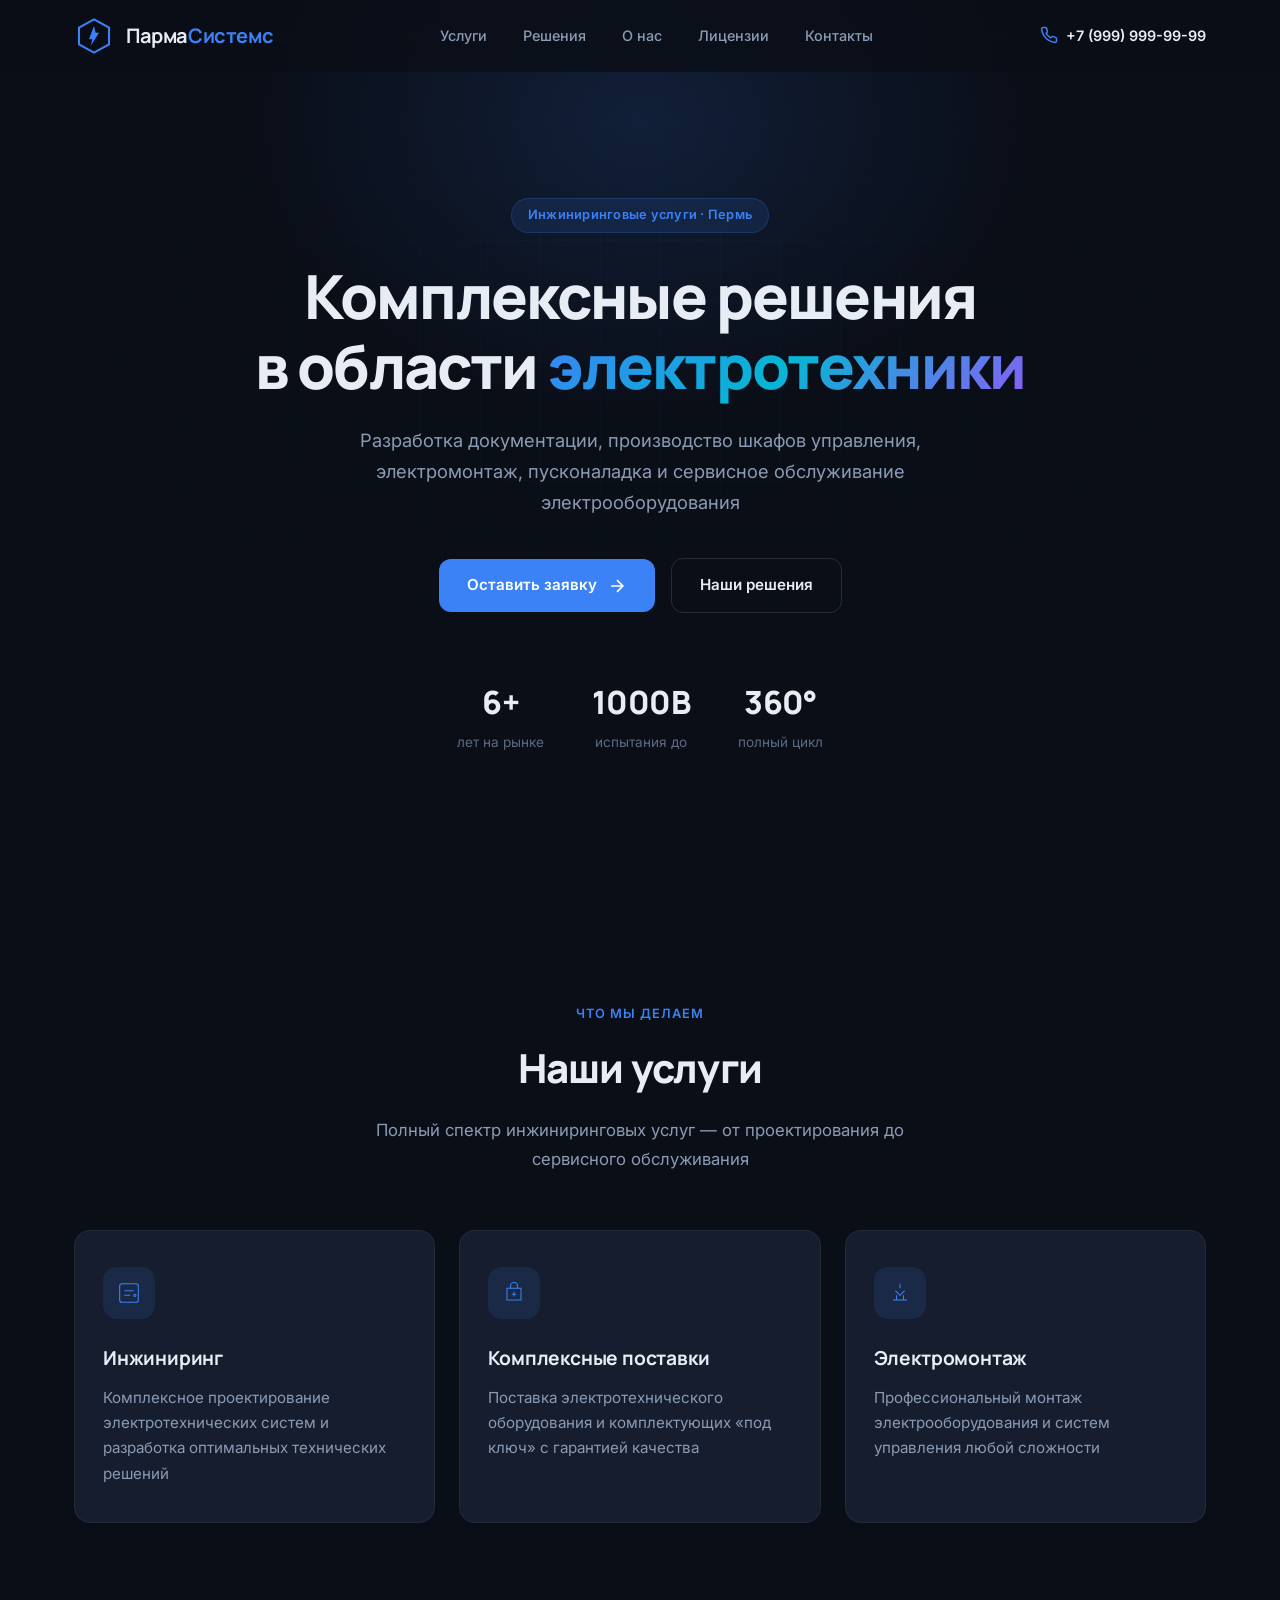
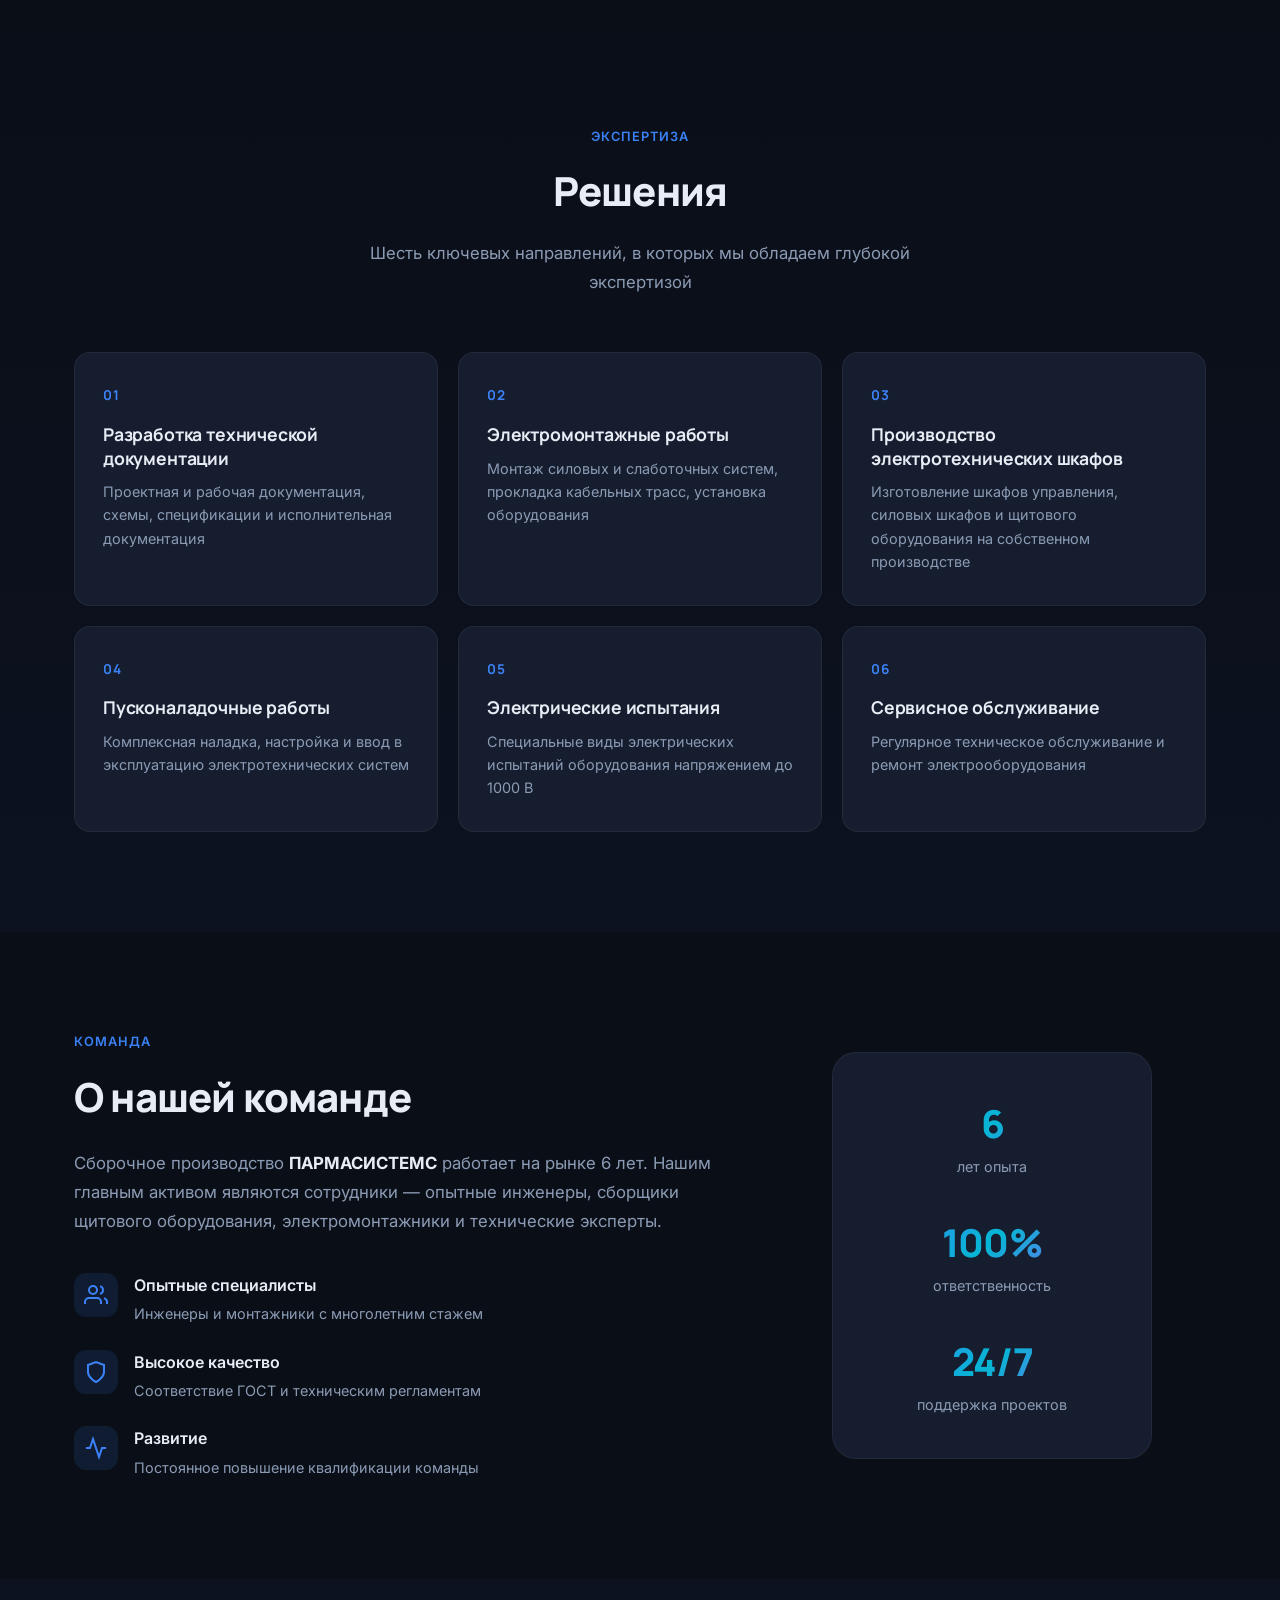
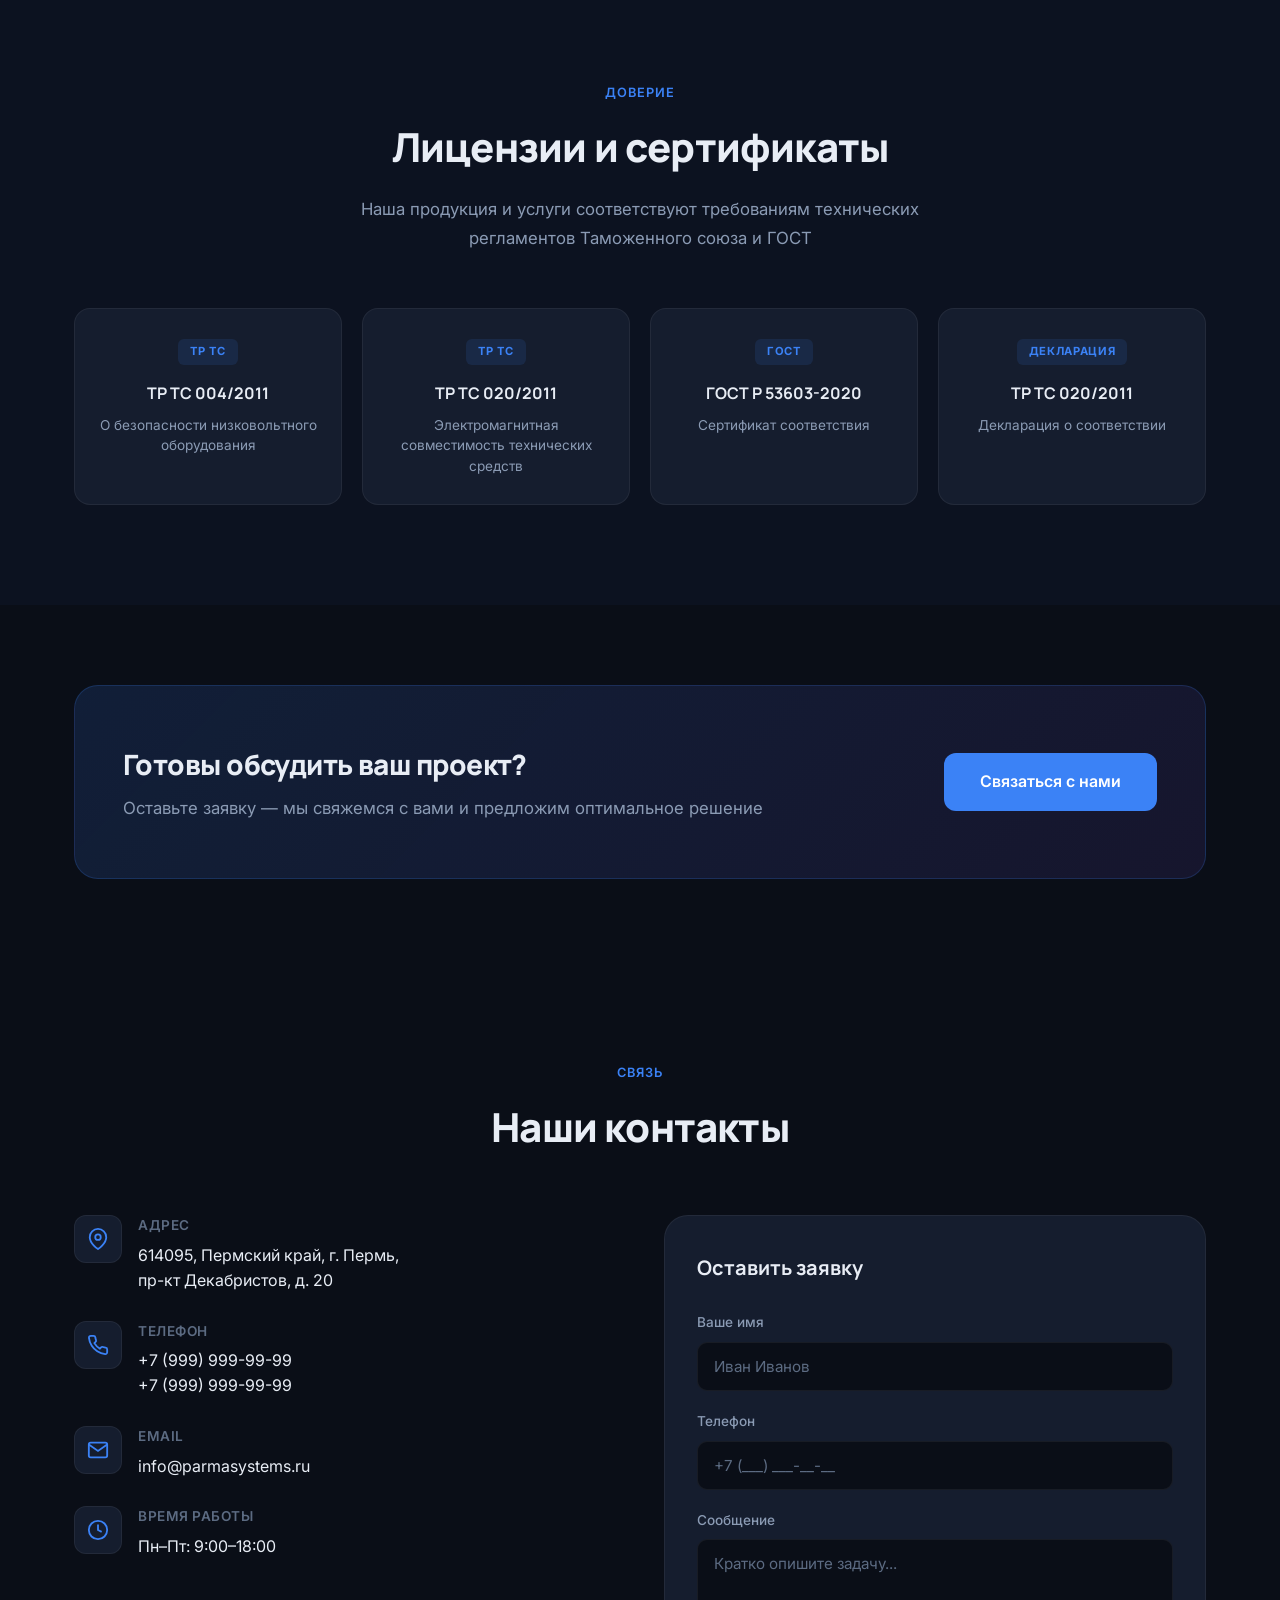
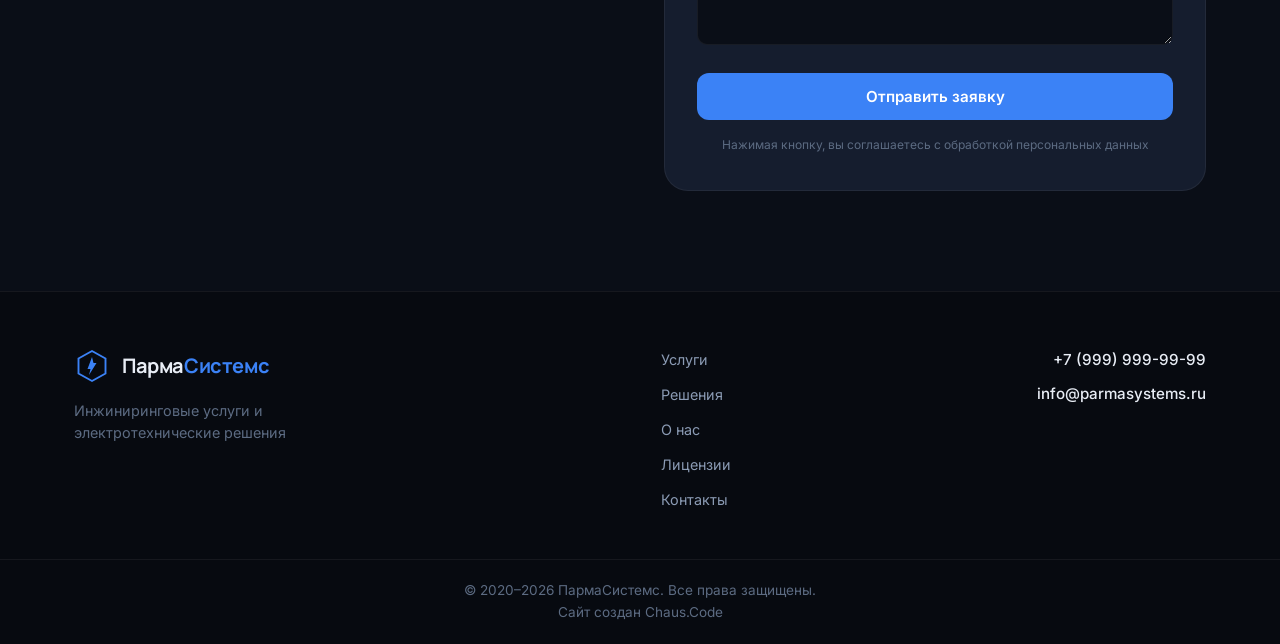
<file: index.html>
<!DOCTYPE html>
<html lang="ru">
<head>
  <meta charset="UTF-8">
  <meta name="viewport" content="width=device-width, initial-scale=1.0">
  <title>ПармаСистемс — Инжиниринговые услуги и электромонтаж</title>
  <meta name="description" content="ПармаСистемс — комплексные инжиниринговые услуги, производство электротехнических шкафов, электромонтаж, пусконаладка и сервисное обслуживание в Перми.">
  <link rel="preconnect" href="https://fonts.googleapis.com">
  <link rel="preconnect" href="https://fonts.gstatic.com" crossorigin>
  <link href="https://fonts.googleapis.com/css2?family=Inter:wght@400;500;600;700;800&family=Manrope:wght@500;600;700;800&display=swap" rel="stylesheet">
  <link rel="stylesheet" href="style.css">
</head>
<body>
  <header class="header" id="header">
    <div class="container header__inner">
      <a href="#hero" class="logo">
        <div class="logo__icon">
          <svg viewBox="0 0 48 48" fill="none" xmlns="http://www.w3.org/2000/svg">
            <path d="M24 4L42 14V34L24 44L6 34V14L24 4Z" stroke="currentColor" stroke-width="2.5" fill="none"/>
            <path d="M24 12L18 28H22L20 36L30 20H26L24 12Z" fill="currentColor"/>
          </svg>
        </div>
        <div class="logo__text">
          <span class="logo__name">Парма</span><span class="logo__name logo__name--accent">Системс</span>
        </div>
      </a>

      <nav class="nav" id="nav">
        <a href="#services" class="nav__link">Услуги</a>
        <a href="#solutions" class="nav__link">Решения</a>
        <a href="#about" class="nav__link">О нас</a>
        <a href="#certificates" class="nav__link">Лицензии</a>
        <a href="#contacts" class="nav__link">Контакты</a>
      </nav>

      <a href="tel:+79999999999" class="header__phone">
        <svg width="18" height="18" viewBox="0 0 24 24" fill="none" stroke="currentColor" stroke-width="2">
          <path d="M22 16.92v3a2 2 0 0 1-2.18 2 19.79 19.79 0 0 1-8.63-3.07 19.5 19.5 0 0 1-6-6 19.79 19.79 0 0 1-3.07-8.67A2 2 0 0 1 4.11 2h3a2 2 0 0 1 2 1.72c.127.96.361 1.903.7 2.81a2 2 0 0 1-.45 2.11L8.09 9.91a16 16 0 0 0 6 6l1.27-1.27a2 2 0 0 1 2.11-.45c.907.339 1.85.573 2.81.7A2 2 0 0 1 22 16.92z"/>
        </svg>
        +7 (999) 999-99-99
      </a>

      <button class="burger" id="burger" aria-label="Меню">
        <span></span>
        <span></span>
        <span></span>
      </button>
    </div>
  </header>

  <section class="hero" id="hero">
    <div class="hero__bg">
      <div class="hero__grid"></div>
      <div class="hero__glow"></div>
    </div>
    <div class="container hero__content">
      <div class="hero__badge">Инжиниринговые услуги · Пермь</div>
      <h1 class="hero__title">
        Комплексные решения<br>
        в области <span class="text-gradient">электротехники</span>
      </h1>
      <p class="hero__subtitle">
        Разработка документации, производство шкафов управления, электромонтаж, 
        пусконаладка и сервисное обслуживание электрооборудования
      </p>
      <div class="hero__actions">
        <a href="#contacts" class="btn btn--primary">
          Оставить заявку
          <svg width="20" height="20" viewBox="0 0 24 24" fill="none" stroke="currentColor" stroke-width="2">
            <path d="M5 12h14M12 5l7 7-7 7"/>
          </svg>
        </a>
        <a href="#solutions" class="btn btn--outline">Наши решения</a>
      </div>
      <div class="hero__stats">
        <div class="stat">
          <div class="stat__value">6+</div>
          <div class="stat__label">лет на рынке</div>
        </div>
        <div class="stat">
          <div class="stat__value">1000В</div>
          <div class="stat__label">испытания до</div>
        </div>
        <div class="stat">
          <div class="stat__value">360°</div>
          <div class="stat__label">полный цикл</div>
        </div>
      </div>
    </div>
  </section>

  <section class="section services" id="services">
    <div class="container">
      <div class="section__header">
        <span class="section__label">Что мы делаем</span>
        <h2 class="section__title">Наши услуги</h2>
        <p class="section__desc">Полный спектр инжиниринговых услуг — от проектирования до сервисного обслуживания</p>
      </div>

      <div class="services__grid">
        <article class="service-card">
          <div class="service-card__icon">
            <svg viewBox="0 0 48 48" fill="none" stroke="currentColor" stroke-width="1.8">
              <rect x="8" y="8" width="32" height="32" rx="4"/>
              <path d="M16 20h16M16 28h10"/>
              <circle cx="34" cy="28" r="2"/>
            </svg>
          </div>
          <h3 class="service-card__title">Инжиниринг</h3>
          <p class="service-card__text">Комплексное проектирование электротехнических систем и разработка оптимальных технических решений</p>
        </article>

        <article class="service-card">
          <div class="service-card__icon">
            <svg viewBox="0 0 48 48" fill="none" stroke="currentColor" stroke-width="1.8">
              <path d="M12 16h24v20H12z"/>
              <path d="M18 16V12a6 6 0 0 1 12 0v4"/>
              <path d="M20 26h8M24 22v8"/>
            </svg>
          </div>
          <h3 class="service-card__title">Комплексные поставки</h3>
          <p class="service-card__text">Поставка электротехнического оборудования и комплектующих «под ключ» с гарантией качества</p>
        </article>

        <article class="service-card">
          <div class="service-card__icon">
            <svg viewBox="0 0 48 48" fill="none" stroke="currentColor" stroke-width="1.8">
              <path d="M24 8v8M16 20l8 8 8-8"/>
              <path d="M12 36h24"/>
              <path d="M18 28v8M30 28v8"/>
            </svg>
          </div>
          <h3 class="service-card__title">Электромонтаж</h3>
          <p class="service-card__text">Профессиональный монтаж электрооборудования и систем управления любой сложности</p>
        </article>
      </div>
    </div>
  </section>

  <section class="section solutions" id="solutions">
    <div class="container">
      <div class="section__header">
        <span class="section__label">Экспертиза</span>
        <h2 class="section__title">Решения</h2>
        <p class="section__desc">Шесть ключевых направлений, в которых мы обладаем глубокой экспертизой</p>
      </div>

      <div class="solutions__grid">
        <div class="solution-card">
          <div class="solution-card__num">01</div>
          <h3 class="solution-card__title">Разработка технической документации</h3>
          <p class="solution-card__text">Проектная и рабочая документация, схемы, спецификации и исполнительная документация</p>
        </div>
        <div class="solution-card">
          <div class="solution-card__num">02</div>
          <h3 class="solution-card__title">Электромонтажные работы</h3>
          <p class="solution-card__text">Монтаж силовых и слаботочных систем, прокладка кабельных трасс, установка оборудования</p>
        </div>
        <div class="solution-card">
          <div class="solution-card__num">03</div>
          <h3 class="solution-card__title">Производство электротехнических шкафов</h3>
          <p class="solution-card__text">Изготовление шкафов управления, силовых шкафов и щитового оборудования на собственном производстве</p>
        </div>
        <div class="solution-card">
          <div class="solution-card__num">04</div>
          <h3 class="solution-card__title">Пусконаладочные работы</h3>
          <p class="solution-card__text">Комплексная наладка, настройка и ввод в эксплуатацию электротехнических систем</p>
        </div>
        <div class="solution-card">
          <div class="solution-card__num">05</div>
          <h3 class="solution-card__title">Электрические испытания</h3>
          <p class="solution-card__text">Специальные виды электрических испытаний оборудования напряжением до 1000 В</p>
        </div>
        <div class="solution-card">
          <div class="solution-card__num">06</div>
          <h3 class="solution-card__title">Сервисное обслуживание</h3>
          <p class="solution-card__text">Регулярное техническое обслуживание и ремонт электрооборудования</p>
        </div>
      </div>
    </div>
  </section>

  <section class="section about" id="about">
    <div class="container">
      <div class="about__grid">
        <div class="about__content">
          <span class="section__label">Команда</span>
          <h2 class="section__title">О нашей команде</h2>
          <p class="about__text">
            Сборочное производство <strong>ПАРМАСИСТЕМС</strong> работает на рынке 6 лет. 
            Нашим главным активом являются сотрудники — опытные инженеры, сборщики щитового 
            оборудования, электромонтажники и технические эксперты.
          </p>
          <div class="about__features">
            <div class="about-feature">
              <div class="about-feature__icon">
                <svg width="24" height="24" viewBox="0 0 24 24" fill="none" stroke="currentColor" stroke-width="2">
                  <path d="M17 21v-2a4 4 0 0 0-4-4H5a4 4 0 0 0-4 4v2"/>
                  <circle cx="9" cy="7" r="4"/>
                  <path d="M23 21v-2a4 4 0 0 0-3-3.87M16 3.13a4 4 0 0 1 0 7.75"/>
                </svg>
              </div>
              <div>
                <h4>Опытные специалисты</h4>
                <p>Инженеры и монтажники с многолетним стажем</p>
              </div>
            </div>
            <div class="about-feature">
              <div class="about-feature__icon">
                <svg width="24" height="24" viewBox="0 0 24 24" fill="none" stroke="currentColor" stroke-width="2">
                  <path d="M12 22s8-4 8-10V5l-8-3-8 3v7c0 6 8 10 8 10z"/>
                </svg>
              </div>
              <div>
                <h4>Высокое качество</h4>
                <p>Соответствие ГОСТ и техническим регламентам</p>
              </div>
            </div>
            <div class="about-feature">
              <div class="about-feature__icon">
                <svg width="24" height="24" viewBox="0 0 24 24" fill="none" stroke="currentColor" stroke-width="2">
                  <polyline points="22 12 18 12 15 21 9 3 6 12 2 12"/>
                </svg>
              </div>
              <div>
                <h4>Развитие</h4>
                <p>Постоянное повышение квалификации команды</p>
              </div>
            </div>
          </div>
        </div>
        <div class="about__visual">
          <div class="about__card">
            <div class="about__card-item">
              <span class="about__card-value">6</span>
              <span class="about__card-label">лет опыта</span>
            </div>
            <div class="about__card-item">
              <span class="about__card-value">100%</span>
              <span class="about__card-label">ответственность</span>
            </div>
            <div class="about__card-item">
              <span class="about__card-value">24/7</span>
              <span class="about__card-label">поддержка проектов</span>
            </div>
          </div>
        </div>
      </div>
    </div>
  </section>

  <section class="section certificates" id="certificates">
    <div class="container">
      <div class="section__header">
        <span class="section__label">Доверие</span>
        <h2 class="section__title">Лицензии и сертификаты</h2>
        <p class="section__desc">Наша продукция и услуги соответствуют требованиям технических регламентов Таможенного союза и ГОСТ</p>
      </div>
      <div class="certs__grid">
        <div class="cert-card">
          <div class="cert-card__badge">ТР ТС</div>
          <h4>ТР ТС 004/2011</h4>
          <p>О безопасности низковольтного оборудования</p>
        </div>
        <div class="cert-card">
          <div class="cert-card__badge">ТР ТС</div>
          <h4>ТР ТС 020/2011</h4>
          <p>Электромагнитная совместимость технических средств</p>
        </div>
        <div class="cert-card">
          <div class="cert-card__badge">ГОСТ</div>
          <h4>ГОСТ Р 53603-2020</h4>
          <p>Сертификат соответствия</p>
        </div>
        <div class="cert-card">
          <div class="cert-card__badge">Декларация</div>
          <h4>ТР ТС 020/2011</h4>
          <p>Декларация о соответствии</p>
        </div>
      </div>
    </div>
  </section>

  <section class="cta">
    <div class="container">
      <div class="cta__inner">
        <div class="cta__content">
          <h2 class="cta__title">Готовы обсудить ваш проект?</h2>
          <p class="cta__text">Оставьте заявку — мы свяжемся с вами и предложим оптимальное решение</p>
        </div>
        <a href="#contacts" class="btn btn--primary btn--lg">Связаться с нами</a>
      </div>
    </div>
  </section>

  <section class="section contacts" id="contacts">
    <div class="container">
      <div class="section__header">
        <span class="section__label">Связь</span>
        <h2 class="section__title">Наши контакты</h2>
      </div>
      <div class="contacts__grid">
        <div class="contacts__info">
          <div class="contact-item">
            <div class="contact-item__icon">
              <svg width="22" height="22" viewBox="0 0 24 24" fill="none" stroke="currentColor" stroke-width="2">
                <path d="M21 10c0 7-9 13-9 13s-9-6-9-13a9 9 0 0 1 18 0z"/>
                <circle cx="12" cy="10" r="3"/>
              </svg>
            </div>
            <div>
              <h4>Адрес</h4>
              <p>614095, Пермский край, г. Пермь,<br>пр-кт Декабристов, д. 20</p>
            </div>
          </div>
          <div class="contact-item">
            <div class="contact-item__icon">
              <svg width="22" height="22" viewBox="0 0 24 24" fill="none" stroke="currentColor" stroke-width="2">
                <path d="M22 16.92v3a2 2 0 0 1-2.18 2 19.79 19.79 0 0 1-8.63-3.07 19.5 19.5 0 0 1-6-6 19.79 19.79 0 0 1-3.07-8.67A2 2 0 0 1 4.11 2h3a2 2 0 0 1 2 1.72c.127.96.361 1.903.7 2.81a2 2 0 0 1-.45 2.11L8.09 9.91a16 16 0 0 0 6 6l1.27-1.27a2 2 0 0 1 2.11-.45c.907.339 1.85.573 2.81.7A2 2 0 0 1 22 16.92z"/>
              </svg>
            </div>
            <div>
              <h4>Телефон</h4>
              <p>
                <a href="tel:+79999999999">+7 (999) 999-99-99</a><br>
                <a href="tel:+79999999999">+7 (999) 999-99-99</a>
              </p>
            </div>
          </div>
          <div class="contact-item">
            <div class="contact-item__icon">
              <svg width="22" height="22" viewBox="0 0 24 24" fill="none" stroke="currentColor" stroke-width="2">
                <path d="M4 4h16c1.1 0 2 .9 2 2v12c0 1.1-.9 2-2 2H4c-1.1 0-2-.9-2-2V6c0-1.1.9-2 2-2z"/>
                <polyline points="22,6 12,13 2,6"/>
              </svg>
            </div>
            <div>
              <h4>Email</h4>
              <p><a href="mailto:info@parmasystems.ru">info@parmasystems.ru</a></p>
            </div>
          </div>
          <div class="contact-item">
            <div class="contact-item__icon">
              <svg width="22" height="22" viewBox="0 0 24 24" fill="none" stroke="currentColor" stroke-width="2">
                <circle cx="12" cy="12" r="10"/>
                <polyline points="12 6 12 12 16 14"/>
              </svg>
            </div>
            <div>
              <h4>Время работы</h4>
              <p>Пн–Пт: 9:00–18:00</p>
            </div>
          </div>
        </div>

        <form class="contact-form" id="contactForm">
          <h3 class="contact-form__title">Оставить заявку</h3>
          <div class="form-group">
            <label for="name">Ваше имя</label>
            <input type="text" id="name" name="name" placeholder="Иван Иванов" required>
          </div>
          <div class="form-group">
            <label for="phone">Телефон</label>
            <input type="tel" id="phone" name="phone" placeholder="+7 (___) ___-__-__" required>
          </div>
          <div class="form-group">
            <label for="message">Сообщение</label>
            <textarea id="message" name="message" rows="4" placeholder="Кратко опишите задачу..."></textarea>
          </div>
          <button type="submit" class="btn btn--primary btn--full">Отправить заявку</button>
          <p class="form-note">Нажимая кнопку, вы соглашаетесь с обработкой персональных данных</p>
        </form>
      </div>
    </div>
  </section>

  <footer class="footer">
    <div class="container footer__inner">
      <div class="footer__brand">
        <a href="#hero" class="logo logo--footer">
          <div class="logo__icon">
            <svg viewBox="0 0 48 48" fill="none" xmlns="http://www.w3.org/2000/svg">
              <path d="M24 4L42 14V34L24 44L6 34V14L24 4Z" stroke="currentColor" stroke-width="2.5" fill="none"/>
              <path d="M24 12L18 28H22L20 36L30 20H26L24 12Z" fill="currentColor"/>
            </svg>
          </div>
          <div class="logo__text">
            <span class="logo__name">Парма</span><span class="logo__name logo__name--accent">Системс</span>
          </div>
        </a>
        <p class="footer__desc">Инжиниринговые услуги и электротехнические решения</p>
      </div>
      <div class="footer__nav">
        <a href="#services">Услуги</a>
        <a href="#solutions">Решения</a>
        <a href="#about">О нас</a>
        <a href="#certificates">Лицензии</a>
        <a href="#contacts">Контакты</a>
      </div>
      <div class="footer__contacts">
        <a href="tel:+79999999999">+7 (999) 999-99-99</a>
        <a href="mailto:info@parmasystems.ru">info@parmasystems.ru</a>
      </div>
    </div>
    <div class="footer__bottom">
      <div class="container">
        <p>© 2020–2026 ПармаСистемс. Все права защищены.</p>
        <p><a href="https://uwwwaga.github.io/Buwaga/" target="_blank">Сайт создан Chaus.Code</a></p>
      </div>
    </div>
  </footer>

  <script src="script.js"></script>
</body>
</html>
</file>
<file: style.css>
:root {
  --bg: #0a0e17;
  --bg-elevated: #111827;
  --bg-card: #151d2e;
  --bg-card-hover: #1a2438;
  --border: rgba(255, 255, 255, 0.06);
  --border-strong: rgba(255, 255, 255, 0.12);
  --text: #e8edf5;
  --text-muted: #8b9bb4;
  --text-dim: #5c6b82;
  --accent: #3b82f6;
  --accent-hover: #2563eb;
  --accent-soft: rgba(59, 130, 246, 0.12);
  --accent-glow: rgba(59, 130, 246, 0.25);
  --red: #ef4444;
  --red-soft: rgba(239, 68, 68, 0.15);
  --gradient: linear-gradient(135deg, #3b82f6 0%, #06b6d4 50%, #8b5cf6 100%);
  --radius: 16px;
  --radius-sm: 10px;
  --radius-lg: 24px;
  --shadow: 0 4px 24px rgba(0, 0, 0, 0.3);
  --font: 'Inter', system-ui, -apple-system, sans-serif;
  --font-display: 'Manrope', 'Inter', system-ui, sans-serif;
  --header-h: 72px;
  --transition: 0.25s cubic-bezier(0.4, 0, 0.2, 1);
}

*,
*::before,
*::after {
  box-sizing: border-box;
  margin: 0;
  padding: 0;
}

html {
  scroll-behavior: smooth;
  scroll-padding-top: var(--header-h);
}

body {
  font-family: var(--font);
  background: var(--bg);
  color: var(--text);
  line-height: 1.6;
  -webkit-font-smoothing: antialiased;
  overflow-x: hidden;
}

img {
  max-width: 100%;
  display: block;
}

a {
  color: inherit;
  text-decoration: none;
}

button {
  font-family: inherit;
  cursor: pointer;
  border: none;
  background: none;
}

ul,
ol {
  list-style: none;
}

.container {
  width: 100%;
  max-width: 1180px;
  margin: 0 auto;
  padding: 0 24px;
}

.text-gradient {
  background: var(--gradient);
  -webkit-background-clip: text;
  -webkit-text-fill-color: transparent;
  background-clip: text;
}

/* ===== Header ===== */
.header {
  position: fixed;
  top: 0;
  left: 0;
  right: 0;
  z-index: 1000;
  height: var(--header-h);
  background: rgba(10, 14, 23, 0.8);
  backdrop-filter: blur(16px);
  border-bottom: 1px solid transparent;
  transition: border-color var(--transition), background var(--transition);
}

.header.scrolled {
  border-bottom-color: var(--border);
  background: rgba(10, 14, 23, 0.92);
}

.header__inner {
  display: flex;
  align-items: center;
  justify-content: space-between;
  height: 100%;
  gap: 32px;
}

.logo {
  display: flex;
  align-items: center;
  gap: 12px;
  flex-shrink: 0;
}

.logo__icon {
  width: 40px;
  height: 40px;
  color: var(--accent);
}

.logo__icon svg {
  width: 100%;
  height: 100%;
}

.logo__text {
  font-family: var(--font-display);
  font-weight: 700;
  font-size: 1.25rem;
  letter-spacing: -0.02em;
  line-height: 1.2;
}

.logo__name--accent {
  color: var(--accent);
}

.nav {
  display: flex;
  align-items: center;
  gap: 8px;
}

.nav__link {
  padding: 8px 14px;
  font-size: 0.9rem;
  font-weight: 500;
  color: var(--text-muted);
  border-radius: 8px;
  transition: color var(--transition), background var(--transition);
}

.nav__link:hover {
  color: var(--text);
  background: rgba(255, 255, 255, 0.04);
}

.header__phone {
  display: flex;
  align-items: center;
  gap: 8px;
  font-size: 0.9rem;
  font-weight: 600;
  color: var(--text);
  white-space: nowrap;
  transition: color var(--transition);
}

.header__phone:hover {
  color: var(--accent);
}

.header__phone svg {
  color: var(--accent);
  flex-shrink: 0;
}

.burger {
  display: none;
  flex-direction: column;
  gap: 5px;
  width: 28px;
  padding: 4px 0;
}

.burger span {
  display: block;
  height: 2px;
  background: var(--text);
  border-radius: 2px;
  transition: var(--transition);
}

/* ===== Buttons ===== */
.btn {
  display: inline-flex;
  align-items: center;
  justify-content: center;
  gap: 10px;
  padding: 14px 28px;
  font-size: 0.95rem;
  font-weight: 600;
  border-radius: 12px;
  transition: all var(--transition);
  white-space: nowrap;
}

.btn--primary {
  background: var(--accent);
  color: #fff;
  box-shadow: 0 0 0 0 var(--accent-glow);
}

.btn--primary:hover {
  background: var(--accent-hover);
  box-shadow: 0 0 24px var(--accent-glow);
  transform: translateY(-1px);
}

.btn--outline {
  border: 1px solid var(--border-strong);
  color: var(--text);
  background: transparent;
}

.btn--outline:hover {
  border-color: var(--accent);
  color: var(--accent);
  background: var(--accent-soft);
}

.btn--lg {
  padding: 16px 36px;
  font-size: 1rem;
}

.btn--full {
  width: 100%;
}

/* ===== Hero ===== */
.hero {
  position: relative;
  min-height: 100vh;
  display: flex;
  align-items: center;
  padding: calc(var(--header-h) + 60px) 0 80px;
  overflow: hidden;
}

.hero__bg {
  position: absolute;
  inset: 0;
  pointer-events: none;
}

.hero__grid {
  position: absolute;
  inset: 0;
  background-image:
    linear-gradient(rgba(59, 130, 246, 0.03) 1px, transparent 1px),
    linear-gradient(90deg, rgba(59, 130, 246, 0.03) 1px, transparent 1px);
  background-size: 60px 60px;
  mask-image: radial-gradient(ellipse 80% 60% at 50% 40%, black 20%, transparent 70%);
}

.hero__glow {
  position: absolute;
  top: -20%;
  left: 50%;
  transform: translateX(-50%);
  width: 800px;
  height: 600px;
  background: radial-gradient(ellipse, rgba(59, 130, 246, 0.15) 0%, transparent 70%);
  pointer-events: none;
}

.hero__content {
  position: relative;
  text-align: center;
  max-width: 860px;
  margin: 0 auto;
}

.hero__badge {
  display: inline-block;
  padding: 6px 16px;
  font-size: 0.8rem;
  font-weight: 600;
  color: var(--accent);
  background: var(--accent-soft);
  border: 1px solid rgba(59, 130, 246, 0.2);
  border-radius: 100px;
  margin-bottom: 28px;
  letter-spacing: 0.02em;
}

.hero__title {
  font-family: var(--font-display);
  font-size: clamp(2.4rem, 5.5vw, 3.8rem);
  font-weight: 800;
  line-height: 1.15;
  letter-spacing: -0.03em;
  margin-bottom: 24px;
}

.hero__subtitle {
  font-size: 1.15rem;
  color: var(--text-muted);
  max-width: 580px;
  margin: 0 auto 40px;
  line-height: 1.7;
}

.hero__actions {
  display: flex;
  align-items: center;
  justify-content: center;
  gap: 16px;
  margin-bottom: 64px;
  flex-wrap: wrap;
}

.hero__stats {
  display: flex;
  justify-content: center;
  gap: 48px;
  flex-wrap: wrap;
}

.stat {
  text-align: center;
}

.stat__value {
  font-family: var(--font-display);
  font-size: 2rem;
  font-weight: 800;
  color: var(--text);
  letter-spacing: -0.02em;
}

.stat__label {
  font-size: 0.85rem;
  color: var(--text-dim);
  margin-top: 4px;
}

/* ===== Sections ===== */
.section {
  padding: 100px 0;
}

.section__header {
  text-align: center;
  max-width: 600px;
  margin: 0 auto 56px;
}

.section__label {
  display: inline-block;
  font-size: 0.8rem;
  font-weight: 600;
  color: var(--accent);
  text-transform: uppercase;
  letter-spacing: 0.08em;
  margin-bottom: 12px;
}

.section__title {
  font-family: var(--font-display);
  font-size: clamp(1.8rem, 3.5vw, 2.5rem);
  font-weight: 800;
  letter-spacing: -0.02em;
  margin-bottom: 16px;
}

.section__desc {
  font-size: 1.05rem;
  color: var(--text-muted);
  line-height: 1.7;
}

/* ===== Services ===== */
.services {
  background: var(--bg);
}

.services__grid {
  display: grid;
  grid-template-columns: repeat(3, 1fr);
  gap: 24px;
}

.service-card {
  background: var(--bg-card);
  border: 1px solid var(--border);
  border-radius: var(--radius);
  padding: 36px 28px;
  transition: all var(--transition);
}

.service-card:hover {
  background: var(--bg-card-hover);
  border-color: rgba(59, 130, 246, 0.2);
  transform: translateY(-4px);
  box-shadow: 0 12px 40px rgba(0, 0, 0, 0.25);
}

.service-card__icon {
  width: 52px;
  height: 52px;
  display: flex;
  align-items: center;
  justify-content: center;
  background: var(--accent-soft);
  border-radius: 14px;
  color: var(--accent);
  margin-bottom: 24px;
}

.service-card__icon svg {
  width: 28px;
  height: 28px;
}

.service-card__title {
  font-family: var(--font-display);
  font-size: 1.2rem;
  font-weight: 700;
  margin-bottom: 12px;
  letter-spacing: -0.01em;
}

.service-card__text {
  font-size: 0.95rem;
  color: var(--text-muted);
  line-height: 1.65;
}

/* ===== Solutions ===== */
.solutions {
  background: linear-gradient(180deg, var(--bg) 0%, #0c1220 100%);
}

.solutions__grid {
  display: grid;
  grid-template-columns: repeat(3, 1fr);
  gap: 20px;
}

.solution-card {
  background: var(--bg-card);
  border: 1px solid var(--border);
  border-radius: var(--radius);
  padding: 32px 28px;
  transition: all var(--transition);
  position: relative;
  overflow: hidden;
}

.solution-card::before {
  content: '';
  position: absolute;
  top: 0;
  left: 0;
  right: 0;
  height: 2px;
  background: var(--gradient);
  opacity: 0;
  transition: opacity var(--transition);
}

.solution-card:hover {
  border-color: rgba(59, 130, 246, 0.25);
  transform: translateY(-3px);
}

.solution-card:hover::before {
  opacity: 1;
}

.solution-card__num {
  font-family: var(--font-display);
  font-size: 0.85rem;
  font-weight: 700;
  color: var(--accent);
  margin-bottom: 16px;
  letter-spacing: 0.05em;
}

.solution-card__title {
  font-family: var(--font-display);
  font-size: 1.1rem;
  font-weight: 700;
  margin-bottom: 10px;
  letter-spacing: -0.01em;
  line-height: 1.35;
}

.solution-card__text {
  font-size: 0.9rem;
  color: var(--text-muted);
  line-height: 1.6;
}

/* ===== About ===== */
.about {
  background: var(--bg);
}

.about__grid {
  display: grid;
  grid-template-columns: 1.2fr 0.8fr;
  gap: 64px;
  align-items: center;
}

.about__content .section__title {
  text-align: left;
  margin-bottom: 20px;
}

.about__content .section__label {
  display: block;
}

.about__text {
  font-size: 1.05rem;
  color: var(--text-muted);
  line-height: 1.75;
  margin-bottom: 36px;
}

.about__text strong {
  color: var(--text);
}

.about__features {
  display: flex;
  flex-direction: column;
  gap: 24px;
}

.about-feature {
  display: flex;
  gap: 16px;
  align-items: flex-start;
}

.about-feature__icon {
  width: 44px;
  height: 44px;
  display: flex;
  align-items: center;
  justify-content: center;
  background: var(--accent-soft);
  border-radius: 12px;
  color: var(--accent);
  flex-shrink: 0;
}

.about-feature h4 {
  font-size: 1rem;
  font-weight: 600;
  margin-bottom: 4px;
}

.about-feature p {
  font-size: 0.9rem;
  color: var(--text-muted);
}

.about__visual {
  display: flex;
  justify-content: center;
}

.about__card {
  background: var(--bg-card);
  border: 1px solid var(--border);
  border-radius: var(--radius-lg);
  padding: 40px;
  display: flex;
  flex-direction: column;
  gap: 32px;
  width: 100%;
  max-width: 320px;
}

.about__card-item {
  text-align: center;
}

.about__card-value {
  display: block;
  font-family: var(--font-display);
  font-size: 2.4rem;
  font-weight: 800;
  background: var(--gradient);
  -webkit-background-clip: text;
  -webkit-text-fill-color: transparent;
  background-clip: text;
  letter-spacing: -0.02em;
}

.about__card-label {
  font-size: 0.9rem;
  color: var(--text-muted);
  margin-top: 4px;
}

/* ===== Certificates ===== */
.certificates {
  background: #0c1220;
}

.certs__grid {
  display: grid;
  grid-template-columns: repeat(4, 1fr);
  gap: 20px;
}

.cert-card {
  background: var(--bg-card);
  border: 1px solid var(--border);
  border-radius: var(--radius);
  padding: 28px 24px;
  text-align: center;
  transition: all var(--transition);
}

.cert-card:hover {
  border-color: rgba(59, 130, 246, 0.25);
  transform: translateY(-3px);
}

.cert-card__badge {
  display: inline-block;
  padding: 4px 12px;
  font-size: 0.7rem;
  font-weight: 700;
  text-transform: uppercase;
  letter-spacing: 0.06em;
  color: var(--accent);
  background: var(--accent-soft);
  border-radius: 6px;
  margin-bottom: 16px;
}

.cert-card h4 {
  font-family: var(--font-display);
  font-size: 1rem;
  font-weight: 700;
  margin-bottom: 8px;
}

.cert-card p {
  font-size: 0.85rem;
  color: var(--text-muted);
  line-height: 1.5;
}

/* ===== CTA ===== */
.cta {
  padding: 80px 0;
}

.cta__inner {
  background: linear-gradient(135deg, rgba(59, 130, 246, 0.15) 0%, rgba(139, 92, 246, 0.1) 100%);
  border: 1px solid rgba(59, 130, 246, 0.2);
  border-radius: var(--radius-lg);
  padding: 56px 48px;
  display: flex;
  align-items: center;
  justify-content: space-between;
  gap: 32px;
}

.cta__title {
  font-family: var(--font-display);
  font-size: 1.75rem;
  font-weight: 800;
  letter-spacing: -0.02em;
  margin-bottom: 8px;
}

.cta__text {
  color: var(--text-muted);
  font-size: 1.05rem;
}

/* ===== Contacts ===== */
.contacts {
  background: var(--bg);
}

.contacts__grid {
  display: grid;
  grid-template-columns: 1fr 1fr;
  gap: 48px;
  align-items: start;
}

.contacts__info {
  display: flex;
  flex-direction: column;
  gap: 28px;
}

.contact-item {
  display: flex;
  gap: 16px;
  align-items: flex-start;
}

.contact-item__icon {
  width: 48px;
  height: 48px;
  display: flex;
  align-items: center;
  justify-content: center;
  background: var(--bg-card);
  border: 1px solid var(--border);
  border-radius: 12px;
  color: var(--accent);
  flex-shrink: 0;
}

.contact-item h4 {
  font-size: 0.85rem;
  font-weight: 600;
  color: var(--text-dim);
  text-transform: uppercase;
  letter-spacing: 0.04em;
  margin-bottom: 6px;
}

.contact-item p {
  font-size: 1rem;
  color: var(--text);
  line-height: 1.55;
}

.contact-item a {
  color: var(--text);
  transition: color var(--transition);
}

.contact-item a:hover {
  color: var(--accent);
}

/* Form */
.contact-form {
  background: var(--bg-card);
  border: 1px solid var(--border);
  border-radius: var(--radius-lg);
  padding: 36px 32px;
}

.contact-form__title {
  font-family: var(--font-display);
  font-size: 1.25rem;
  font-weight: 700;
  margin-bottom: 28px;
}

.form-group {
  margin-bottom: 20px;
}

.form-group label {
  display: block;
  font-size: 0.85rem;
  font-weight: 500;
  color: var(--text-muted);
  margin-bottom: 8px;
}

.form-group input,
.form-group textarea {
  width: 100%;
  padding: 14px 16px;
  font-family: inherit;
  font-size: 0.95rem;
  color: var(--text);
  background: var(--bg);
  border: 1px solid var(--border);
  border-radius: var(--radius-sm);
  outline: none;
  transition: border-color var(--transition);
  resize: vertical;
}

.form-group input::placeholder,
.form-group textarea::placeholder {
  color: var(--text-dim);
}

.form-group input:focus,
.form-group textarea:focus {
  border-color: var(--accent);
}

.form-note {
  font-size: 0.75rem;
  color: var(--text-dim);
  text-align: center;
  margin-top: 16px;
  line-height: 1.5;
}

/* ===== Footer ===== */
.footer {
  background: #070a10;
  border-top: 1px solid var(--border);
  padding-top: 56px;
}

.footer__inner {
  display: flex;
  justify-content: space-between;
  align-items: flex-start;
  gap: 40px;
  padding-bottom: 48px;
}

.footer__brand {
  max-width: 280px;
}

.logo--footer .logo__icon {
  width: 36px;
  height: 36px;
}

.footer__desc {
  font-size: 0.9rem;
  color: var(--text-dim);
  margin-top: 16px;
  line-height: 1.5;
}

.footer__nav {
  display: flex;
  flex-direction: column;
  gap: 12px;
}

.footer__nav a {
  font-size: 0.9rem;
  color: var(--text-muted);
  transition: color var(--transition);
}

.footer__nav a:hover {
  color: var(--accent);
}

.footer__contacts {
  display: flex;
  flex-direction: column;
  gap: 10px;
  text-align: right;
}

.footer__contacts a {
  font-size: 0.95rem;
  font-weight: 500;
  color: var(--text);
  transition: color var(--transition);
}

.footer__contacts a:hover {
  color: var(--accent);
}

.footer__bottom {
  border-top: 1px solid var(--border);
  padding: 20px 0;
}

.footer__bottom p {
  font-size: 0.85rem;
  color: var(--text-dim);
  text-align: center;
}

@media (max-width: 1024px) {

  .section {
    padding: 40px 0;
}

  .services__grid {
    grid-template-columns: repeat(2, 1fr);
  }

  .services__grid .service-card:nth-child(3) {
    grid-column: 1 / -1;
  }

  .solutions__grid {
    grid-template-columns: repeat(2, 1fr);
  }

  .certs__grid {
    grid-template-columns: repeat(2, 1fr);
  }

  .certs__grid {
    grid-template-columns: repeat(2, 1fr);
  }

  .about__grid {
    grid-template-columns: 1fr;
    gap: 48px;
  }

  .about__visual {
    order: -1;
  }

  .about__card {
    flex-direction: row;
    max-width: 100%;
    justify-content: space-around;
  }
}

@media (max-width: 960px) {

  .header {
    -webkit-backdrop-filter: none !important;
    backdrop-filter: none !important;
  }

  .nav,
  .header__phone {
    display: none;
  }

  .burger {
    display: flex;
  }

  .nav.open {
    display: flex;
    position: fixed;
    top: var(--header-h);
    left: 0;
    right: 0;
    bottom: 0;
    width: 100vw;
    height: calc(100vh - var(--header-h));
    flex-direction: column;
    align-items: stretch;
    -webkit-backdrop-filter: blur(20px);
    backdrop-filter: blur(20px);
    padding: 32px 24px;
    gap: 12px;
    z-index: 999;
    overflow-y: auto;
  }

  .nav.open .nav__link {
    font-size: 1.15rem;
    padding: 16px 20px;
    background: var(--bg-card);
    border: 1px solid var(--border);
    border-radius: var(--radius-sm);
    color: var(--text);
    text-align: center;
  }

  .nav.open .nav__link:hover,
  .nav.open .nav__link:active {
    background: var(--bg-card-hover);
    border-color: var(--accent);
    color: var(--accent);
  }
}

@media (max-width: 768px) {

  .hero {
    min-height: auto;
    padding: calc(var(--header-h) + 48px) 0 64px;
  }

  .hero__stats {
    gap: 32px;
  }

  .services__grid,
  .solutions__grid {
    grid-template-columns: 1fr;
  }

  .certs__grid {
    grid-template-columns: 1fr 1fr;
  }

  .contacts__grid {
    grid-template-columns: 1fr;
  }

  .cta {
    padding: 30px 0;
  }

  .cta__inner {
    flex-direction: column;
    text-align: center;
    padding: 40px 28px;
  }

  .footer__inner {
    flex-direction: column;
    align-items: center;
    gap: 32px;
    text-align: center;
  }

  .footer__brand {
    max-width: 100%;
    display: flex;
    flex-direction: column;
    align-items: center;
  }

  .footer__desc {
    text-align: center;
  }

  .footer__nav {
    align-items: center;
  }

  .footer__contacts {
    text-align: center;
    align-items: center;
  }

  .section {
    padding: 40px 0;
  }

  .about__card {
    flex-direction: column;
  }
}

@media (max-width: 480px) {
  .certs__grid {
    grid-template-columns: 1fr;
  }

  .hero__actions {
    flex-direction: column;
    width: 100%;
  }

  .hero__actions .btn {
    width: 100%;
  }
}
</file>
